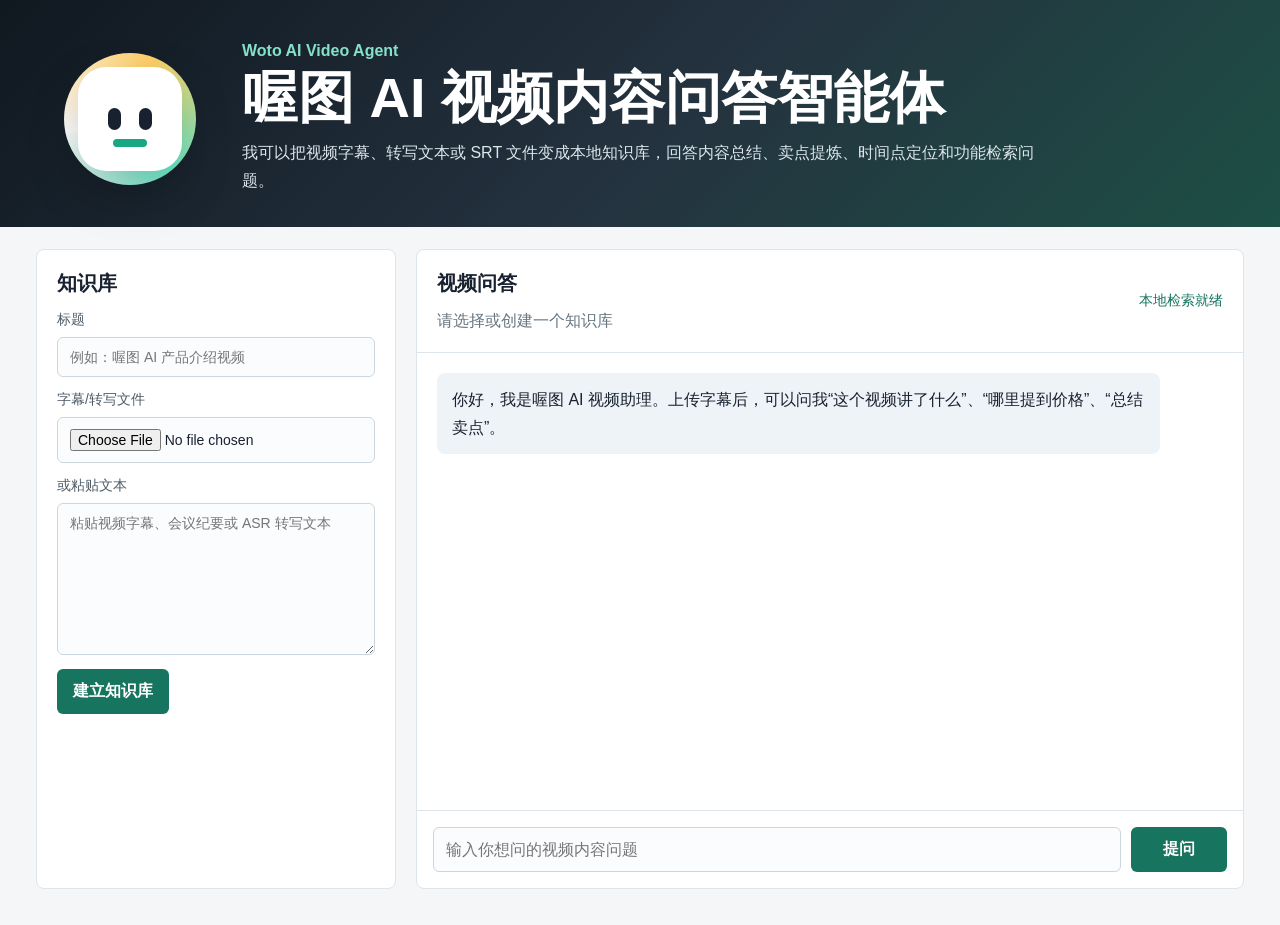
<file: legacy-python/app/static/index.html>
<!doctype html>
<html lang="zh-CN">
  <head>
    <meta charset="utf-8" />
    <meta name="viewport" content="width=device-width, initial-scale=1" />
    <title>喔图 AI 视频知识库智能体</title>
    <link rel="stylesheet" href="/static/styles.css" />
  </head>
  <body>
    <main class="shell">
      <section class="agent-panel">
        <div class="avatar" id="avatar">
          <div class="halo"></div>
          <div class="face">
            <span class="eye"></span>
            <span class="eye"></span>
            <span class="mouth"></span>
          </div>
        </div>
        <div>
          <p class="kicker">Woto AI Video Agent</p>
          <h1>喔图 AI 视频内容问答智能体</h1>
          <p class="intro">
            我可以把视频字幕、转写文本或 SRT 文件变成本地知识库，回答内容总结、卖点提炼、时间点定位和功能检索问题。
          </p>
        </div>
      </section>

      <section class="workspace">
        <aside class="side">
          <h2>知识库</h2>
          <form id="projectForm">
            <label>
              标题
              <input name="title" placeholder="例如：喔图 AI 产品介绍视频" />
            </label>
            <label>
              字幕/转写文件
              <input name="file" type="file" accept=".txt,.srt,.vtt" />
            </label>
            <label>
              或粘贴文本
              <textarea name="transcript" rows="8" placeholder="粘贴视频字幕、会议纪要或 ASR 转写文本"></textarea>
            </label>
            <button type="submit">建立知识库</button>
          </form>
          <div class="projects" id="projects"></div>
        </aside>

        <section class="chat">
          <div class="chat-head">
            <div>
              <h2>视频问答</h2>
              <p id="activeProject">请选择或创建一个知识库</p>
            </div>
            <span id="status">本地检索就绪</span>
          </div>
          <div class="messages" id="messages">
            <div class="message bot">你好，我是喔图 AI 视频助理。上传字幕后，可以问我“这个视频讲了什么”、“哪里提到价格”、“总结卖点”。</div>
          </div>
          <form class="ask-bar" id="askForm">
            <input id="question" placeholder="输入你想问的视频内容问题" />
            <button type="submit">提问</button>
          </form>
        </section>
      </section>
    </main>
    <script src="/static/app.js"></script>
  </body>
</html>
</file>
<file: static/styles.css>
:root {
  color-scheme: light;
  font-family: "Microsoft YaHei", "PingFang SC", Arial, sans-serif;
  background: #f4f6f8;
  color: #18212f;
}

* {
  box-sizing: border-box;
}

body {
  margin: 0;
}

.shell {
  min-height: 100vh;
}

.agent-panel {
  display: grid;
  grid-template-columns: 150px minmax(0, 1fr);
  gap: 28px;
  align-items: center;
  padding: 42px clamp(20px, 5vw, 72px) 32px;
  background: linear-gradient(135deg, #101820 0%, #24323f 52%, #1d4f45 100%);
  color: #fff;
}

.kicker {
  margin: 0 0 8px;
  color: #86e0ca;
  font-weight: 700;
}

h1,
h2,
p {
  margin-top: 0;
}

h1 {
  margin-bottom: 12px;
  font-size: clamp(30px, 5vw, 56px);
  line-height: 1.06;
}

.intro {
  max-width: 820px;
  color: #dce7ec;
  line-height: 1.75;
  margin-bottom: 0;
}

.avatar {
  position: relative;
  width: 132px;
  height: 132px;
  display: grid;
  place-items: center;
}

.halo {
  position: absolute;
  inset: 0;
  border-radius: 50%;
  background: conic-gradient(from 140deg, #6df0cd, #ffffff, #ffcf66, #6df0cd);
  animation: spin 5s linear infinite;
}

.face {
  position: relative;
  z-index: 1;
  width: 104px;
  height: 104px;
  border-radius: 28px;
  background: #ffffff;
  display: flex;
  align-items: center;
  justify-content: center;
  gap: 18px;
  box-shadow: 0 20px 50px rgba(0, 0, 0, 0.22);
}

.eye {
  width: 13px;
  height: 22px;
  border-radius: 999px;
  background: #18212f;
}

.mouth {
  position: absolute;
  bottom: 24px;
  width: 34px;
  height: 8px;
  border-radius: 999px;
  background: #17a782;
}

.avatar.speaking .mouth {
  animation: talk 0.34s infinite alternate;
}

.workspace {
  display: grid;
  grid-template-columns: 360px minmax(0, 1fr);
  gap: 20px;
  padding: 22px clamp(14px, 3vw, 36px) 36px;
}

.side,
.chat {
  background: #fff;
  border: 1px solid #dde4ea;
  border-radius: 8px;
}

.side {
  padding: 20px;
}

.notice {
  display: grid;
  gap: 6px;
  margin-bottom: 16px;
  padding: 12px;
  border: 1px solid #b9ded3;
  border-radius: 6px;
  background: #effaf6;
  color: #264c43;
  line-height: 1.6;
  font-size: 13px;
}

.notice strong {
  color: #0f5e4c;
}

.side h2,
.chat h2 {
  font-size: 20px;
  margin-bottom: 14px;
}

label {
  display: grid;
  gap: 8px;
  margin-bottom: 14px;
  font-size: 14px;
  color: #4d5a66;
}

input,
textarea,
select,
button {
  font: inherit;
}

input,
textarea,
select {
  width: 100%;
  border: 1px solid #ccd6dd;
  border-radius: 6px;
  padding: 11px 12px;
  color: #18212f;
  background: #fbfcfd;
}

textarea {
  resize: vertical;
}

button {
  border: 0;
  border-radius: 6px;
  background: #17745f;
  color: white;
  font-weight: 700;
  padding: 12px 16px;
  cursor: pointer;
}

button:hover {
  background: #0f5e4c;
}

.projects {
  display: grid;
  gap: 10px;
  margin-top: 18px;
}

.project {
  text-align: left;
  background: #eef7f4;
  color: #173b34;
  border: 1px solid #cae4dc;
  font-weight: 600;
}

.chat {
  min-height: 640px;
  display: grid;
  grid-template-rows: auto 1fr auto;
}

.chat-head {
  display: flex;
  align-items: center;
  justify-content: space-between;
  gap: 16px;
  padding: 20px;
  border-bottom: 1px solid #dde4ea;
}

.chat-tools {
  display: flex;
  align-items: center;
  justify-content: flex-end;
  gap: 10px;
  flex-wrap: wrap;
}

.speech-toggle {
  display: flex;
  grid-template-columns: none;
  align-items: center;
  gap: 6px;
  margin: 0;
  color: #17745f;
  font-size: 14px;
  white-space: nowrap;
}

.speech-toggle input {
  width: auto;
  margin: 0;
}

.ghost-button {
  border: 1px solid #b8d7ce;
  background: #f2faf7;
  color: #17745f;
  padding: 7px 10px;
  font-size: 13px;
}

.ghost-button:hover {
  background: #e2f3ee;
  color: #0f5e4c;
}

.chat-head p {
  margin-bottom: 0;
  color: #687782;
}

#status {
  white-space: nowrap;
  color: #17745f;
  font-size: 14px;
}

.messages {
  padding: 20px;
  display: flex;
  flex-direction: column;
  gap: 12px;
  overflow: auto;
}

.message {
  max-width: min(760px, 92%);
  padding: 13px 15px;
  border-radius: 8px;
  line-height: 1.7;
  white-space: pre-wrap;
  position: relative;
}

.message.bot {
  background: #eef3f7;
  align-self: flex-start;
}

.message.user {
  background: #17745f;
  color: white;
  align-self: flex-end;
}

.refs {
  margin-top: 10px;
  color: #58705f;
  font-size: 13px;
}

.speak-button {
  display: inline-flex;
  margin-top: 10px;
  border: 1px solid #cbdbe3;
  background: #ffffff;
  color: #17745f;
  padding: 6px 10px;
  font-size: 13px;
}

.speak-button:hover {
  background: #effaf6;
}

.ask-bar {
  display: grid;
  grid-template-columns: minmax(0, 1fr) 96px;
  gap: 10px;
  padding: 16px;
  border-top: 1px solid #dde4ea;
}

@keyframes spin {
  to {
    transform: rotate(360deg);
  }
}

@keyframes talk {
  from {
    height: 7px;
  }
  to {
    height: 18px;
  }
}

@media (max-width: 860px) {
  .agent-panel,
  .workspace {
    grid-template-columns: 1fr;
  }

  .agent-panel {
    padding-top: 28px;
  }

  .avatar {
    width: 108px;
    height: 108px;
  }

  .face {
    width: 86px;
    height: 86px;
  }

  .chat {
    min-height: 560px;
  }
}
</file>
